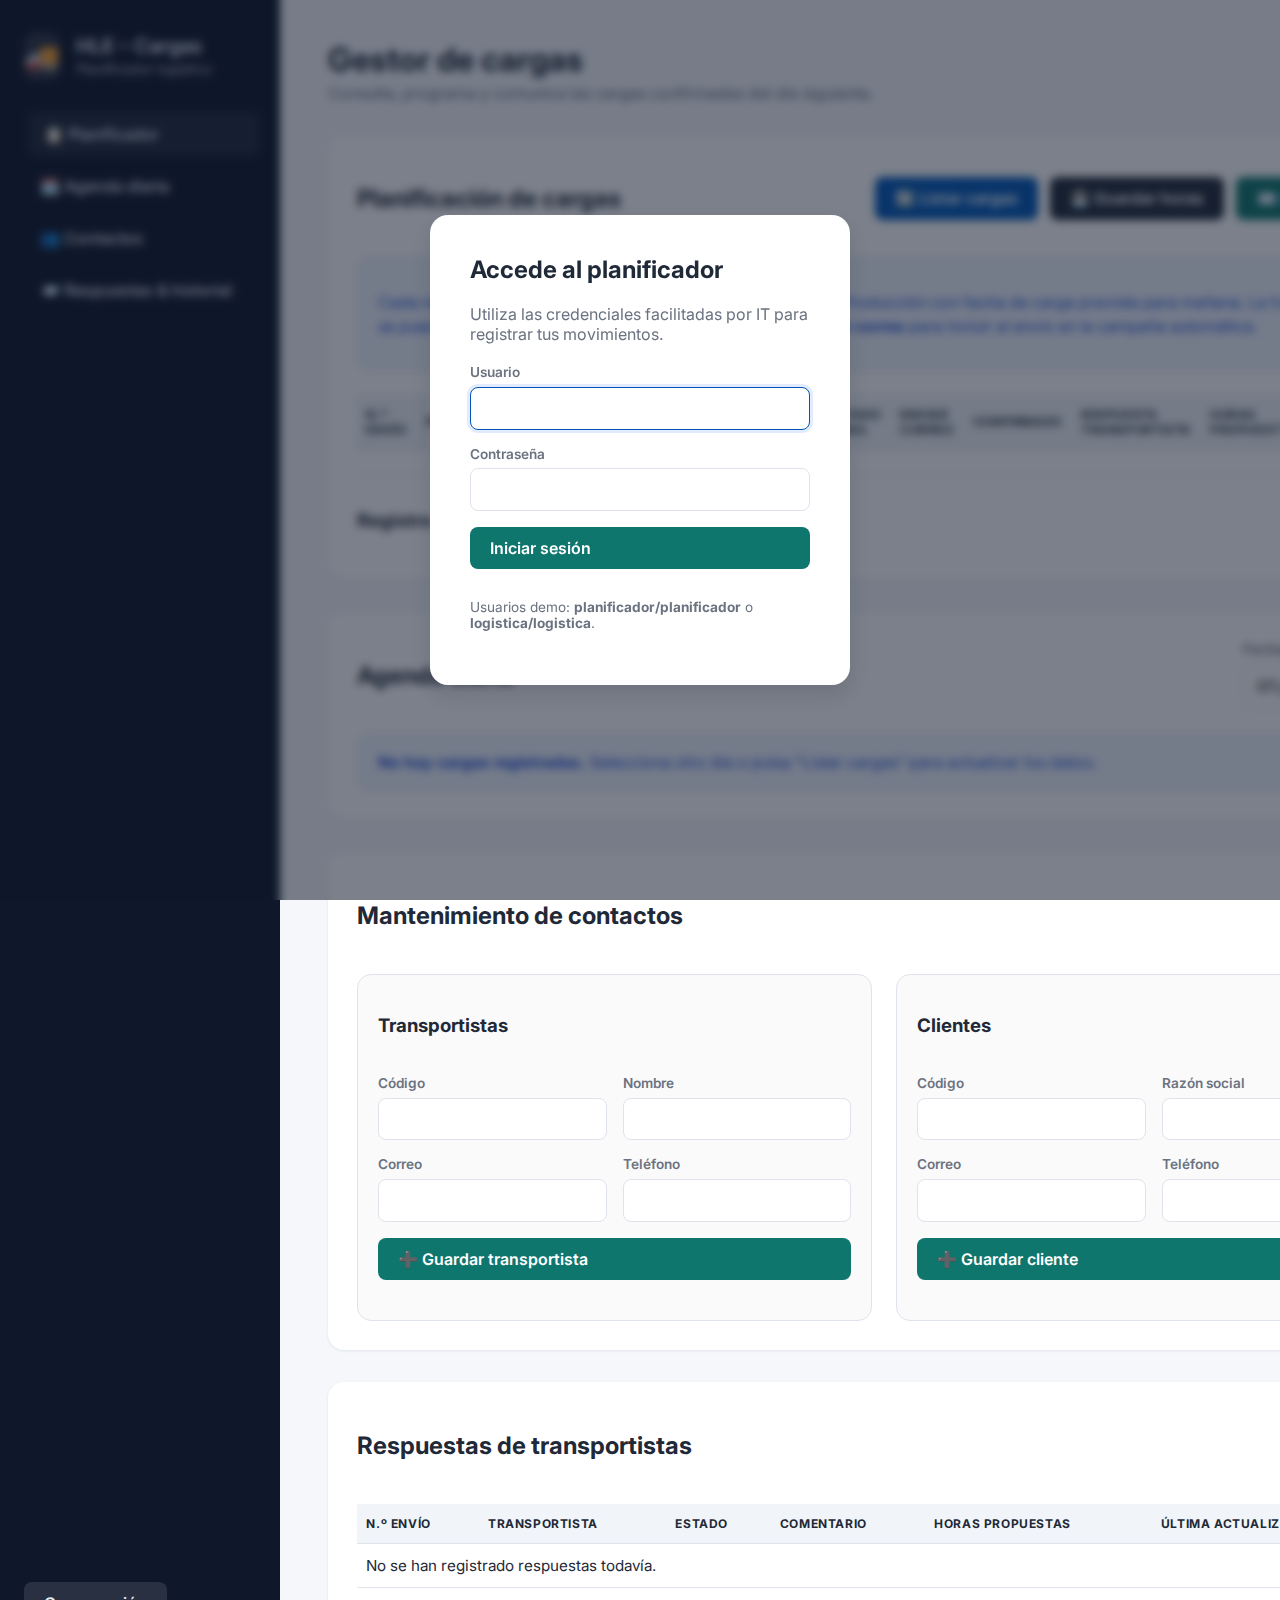
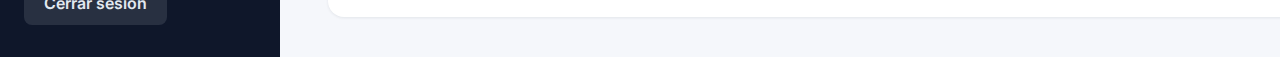
<file: index.html>
<!DOCTYPE html>
<html lang="es">
  <head>
    <meta charset="UTF-8" />
    <meta name="viewport" content="width=device-width, initial-scale=1.0" />
    <title>Gestor de cargas LIPSA</title>
    <link rel="stylesheet" href="styles.css" />
    <link rel="preconnect" href="https://fonts.googleapis.com" />
    <link rel="preconnect" href="https://fonts.gstatic.com" crossorigin />
    <link
      href="https://fonts.googleapis.com/css2?family=Inter:wght@400;500;600;700&display=swap"
      rel="stylesheet"
    />
  </head>
  <body>
    <div class="app-shell">
      <aside class="sidebar" aria-label="Menú principal">
        <div class="sidebar__brand">
          <div class="brand__logo" aria-hidden="true">🚚</div>
          <div class="brand__text">
            <span class="brand__title">HLE – Cargas</span>
            <span class="brand__subtitle">Planificador logístico</span>
          </div>
        </div>
        <nav class="sidebar__nav">
          <button class="nav__item is-active" data-target="panel-planificador">
            📋 Planificador
          </button>
          <button class="nav__item" data-target="panel-agenda">🗓️ Agenda diaria</button>
          <button class="nav__item" data-target="panel-contactos">👥 Contactos</button>
          <button class="nav__item" data-target="panel-historial">
            📨 Respuestas &amp; historial
          </button>
        </nav>
        <div class="sidebar__footer">
          <button id="logoutBtn" class="button button--ghost">Cerrar sesión</button>
        </div>
      </aside>

      <main class="main-panel">
        <header class="main-panel__header">
          <div>
            <h1 class="main-panel__title">Gestor de cargas</h1>
            <p class="main-panel__subtitle">
              Consulta, programa y comunica las cargas confirmadas del día siguiente.
            </p>
          </div>
          <div class="user-pill" id="userPill" hidden>
            <span class="user-pill__name" id="userName"></span>
            <span class="user-pill__role" id="userRole"></span>
          </div>
        </header>

        <section class="panel" id="panel-planificador">
          <div class="panel__header">
            <h2>Planificación de cargas</h2>
            <div class="panel__actions">
              <button class="button" id="refreshLoadsBtn">🔄 Listar cargas</button>
              <button class="button button--secondary" id="saveHoursBtn">
                💾 Guardar horas
              </button>
              <button class="button button--primary" id="sendEmailsBtn">
                ✉️ Enviar correos
              </button>
            </div>
          </div>

          <div class="panel__content">
            <div class="info-banner">
              <p>
                Cada registro muestra los envíos confirmados por Logística y Producción
                con fecha de carga prevista para mañana. La hora de carga se puede
                editar directamente en la tabla. Marca la casilla <strong>Enviar correo</strong>
                para incluir el envío en la campaña automática.
              </p>
            </div>

            <div class="table-wrapper">
              <table class="data-table" id="loadsTable">
                <thead>
                  <tr>
                    <th>N.º envío</th>
                    <th>Pedido</th>
                    <th>Transportista</th>
                    <th>Cliente</th>
                    <th>Fecha carga</th>
                    <th>Hora carga</th>
                    <th>Estado email</th>
                    <th>Enviar correo</th>
                    <th>Confirmado</th>
                    <th>Respuesta transportista</th>
                    <th>Horas propuestas</th>
                    <th>Enlace formulario</th>
                  </tr>
                </thead>
                <tbody></tbody>
              </table>
            </div>

            <section class="panel__section">
              <h3>Registro de acciones</h3>
              <ul class="log" id="activityLog"></ul>
            </section>
          </div>
        </section>

        <section class="panel" id="panel-agenda" hidden>
          <div class="panel__header">
            <h2>Agenda diaria</h2>
            <div class="panel__filters">
              <label class="field">
                <span class="field__label">Fecha</span>
                <input type="date" id="agendaDate" />
              </label>
            </div>
          </div>

          <div class="panel__content" id="agendaContainer"></div>
        </section>

        <section class="panel" id="panel-contactos" hidden>
          <div class="panel__header">
            <h2>Mantenimiento de contactos</h2>
          </div>
          <div class="panel__content panel__grid">
            <article class="card">
              <h3>Transportistas</h3>
              <form class="form" id="transportForm">
                <div class="form__row">
                  <label class="field">
                    <span class="field__label">Código</span>
                    <input type="text" name="codigo" required />
                  </label>
                  <label class="field">
                    <span class="field__label">Nombre</span>
                    <input type="text" name="nombre" required />
                  </label>
                </div>
                <div class="form__row">
                  <label class="field">
                    <span class="field__label">Correo</span>
                    <input type="email" name="email" required />
                  </label>
                  <label class="field">
                    <span class="field__label">Teléfono</span>
                    <input type="tel" name="telefono" />
                  </label>
                </div>
                <button class="button button--primary" type="submit">
                  ➕ Guardar transportista
                </button>
              </form>
              <ul class="list" id="transportList"></ul>
            </article>

            <article class="card">
              <h3>Clientes</h3>
              <form class="form" id="clientForm">
                <div class="form__row">
                  <label class="field">
                    <span class="field__label">Código</span>
                    <input type="text" name="codigo" required />
                  </label>
                  <label class="field">
                    <span class="field__label">Razón social</span>
                    <input type="text" name="nombre" required />
                  </label>
                </div>
                <div class="form__row">
                  <label class="field">
                    <span class="field__label">Correo</span>
                    <input type="email" name="email" required />
                  </label>
                  <label class="field">
                    <span class="field__label">Teléfono</span>
                    <input type="tel" name="telefono" />
                  </label>
                </div>
                <button class="button button--primary" type="submit">
                  ➕ Guardar cliente
                </button>
              </form>
              <ul class="list" id="clientList"></ul>
            </article>
          </div>
        </section>

        <section class="panel" id="panel-historial" hidden>
          <div class="panel__header">
            <h2>Respuestas de transportistas</h2>
          </div>
          <div class="panel__content">
            <div class="table-wrapper">
              <table class="data-table" id="responsesTable">
                <thead>
                  <tr>
                    <th>N.º envío</th>
                    <th>Transportista</th>
                    <th>Estado</th>
                    <th>Comentario</th>
                    <th>Horas propuestas</th>
                    <th>Última actualización</th>
                  </tr>
                </thead>
                <tbody></tbody>
              </table>
            </div>
          </div>
        </section>
      </main>
    </div>

    <div class="modal" id="loginModal" role="dialog" aria-modal="true">
      <div class="modal__content">
        <h2 class="modal__title">Accede al planificador</h2>
        <p class="modal__subtitle">
          Utiliza las credenciales facilitadas por IT para registrar tus movimientos.
        </p>
        <form id="loginForm" class="form form--stacked">
          <label class="field">
            <span class="field__label">Usuario</span>
            <input type="text" name="username" required autofocus />
          </label>
          <label class="field">
            <span class="field__label">Contraseña</span>
            <input type="password" name="password" required />
          </label>
          <button class="button button--primary" type="submit">Iniciar sesión</button>
          <p class="form__helper">
            Usuarios demo: <strong>planificador/planificador</strong> o
            <strong>logistica/logistica</strong>.
          </p>
          <p class="form__error" id="loginError" role="alert" hidden>
            Credenciales no válidas. Vuelve a intentarlo.
          </p>
        </form>
      </div>
    </div>

    <script type="module" src="js/app.js"></script>
  </body>
</html>
</file>
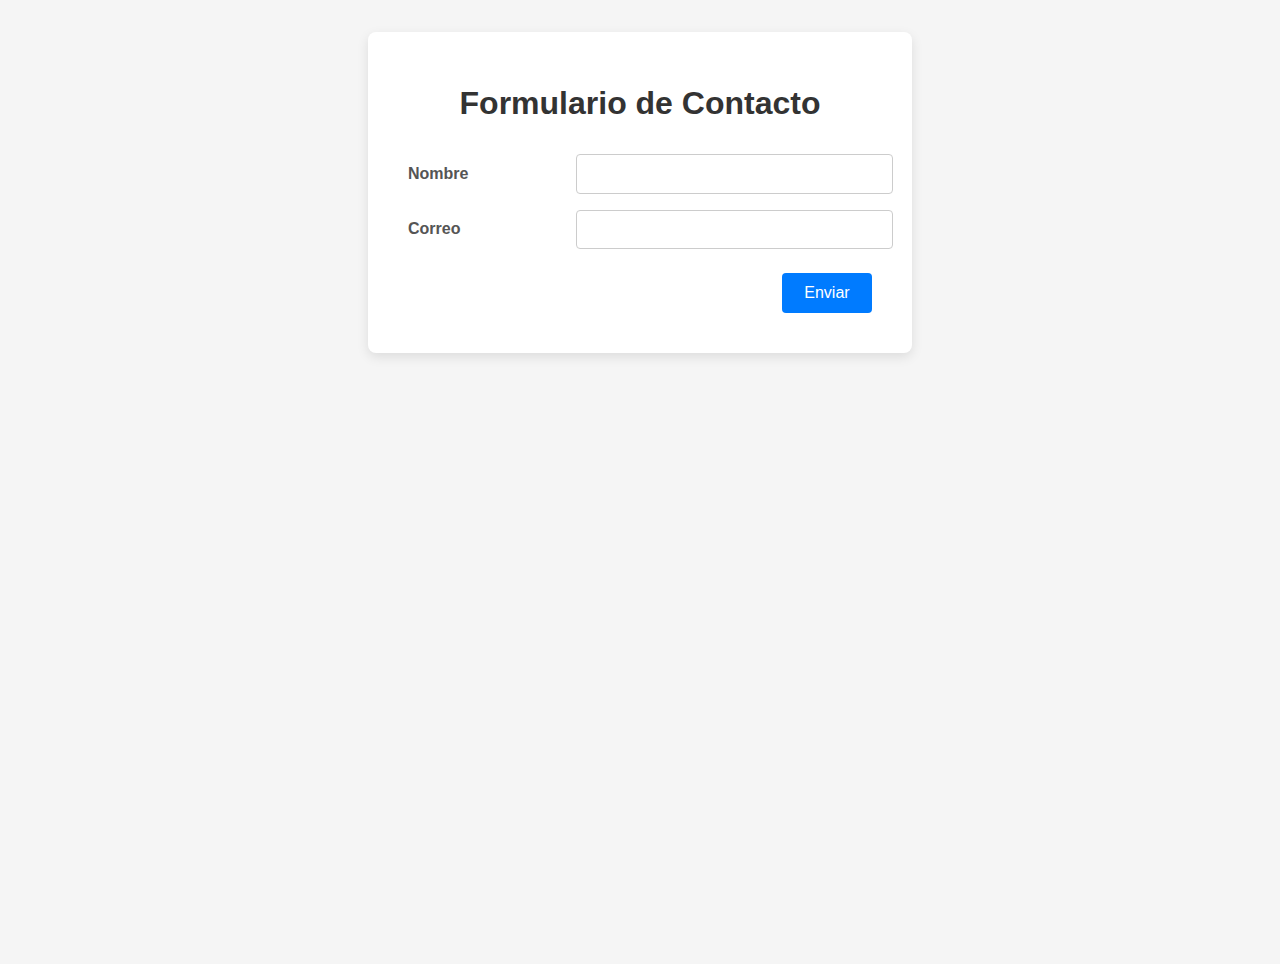
<file: formulario.html>
<!DOCTYPE html>
<html lang="es">
<head>
  <meta charset="UTF-8">
  <meta name="viewport" content="width=device-width, initial-scale=1.0">
  <title>Formulario en Tabla</title>
  <style>
    body {
      font-family: Arial, sans-serif;
      background-color: #f5f5f5;
      margin: 0;
      padding: 2rem;
      display: flex;
      justify-content: center;
      align-items: flex-start;
      min-height: 100vh;
    }

    .form-container {
      background-color: #fff;
      border-radius: 8px;
      box-shadow: 0 4px 12px rgba(0, 0, 0, 0.1);
      padding: 2rem;
      max-width: 480px;
      width: 100%;
    }

    h1 {
      text-align: center;
      color: #333;
      margin-bottom: 1.5rem;
    }

    table {
      width: 100%;
      border-collapse: collapse;
    }

    td {
      padding: 0.5rem;
      vertical-align: middle;
    }

    td.label {
      width: 35%;
      color: #555;
      font-weight: 600;
    }

    input[type="text"],
    input[type="email"] {
      width: 100%;
      padding: 0.6rem;
      border: 1px solid #ccc;
      border-radius: 4px;
      font-size: 1rem;
    }

    .actions {
      text-align: right;
      padding-top: 1rem;
    }

    button {
      background-color: #007bff;
      color: #fff;
      border: none;
      border-radius: 4px;
      padding: 0.7rem 1.4rem;
      font-size: 1rem;
      cursor: pointer;
      transition: background-color 0.2s ease-in-out;
    }

    button:hover {
      background-color: #0056b3;
    }
  </style>
</head>
<body>
  <div class="form-container">
    <h1>Formulario de Contacto</h1>
    <form>
      <table>
        <tr>
          <td class="label"><label for="nombre">Nombre</label></td>
          <td><input type="text" id="nombre" name="nombre" required></td>
        </tr>
        <tr>
          <td class="label"><label for="correo">Correo</label></td>
          <td><input type="email" id="correo" name="correo" required></td>
        </tr>
        <tr>
          <td colspan="2" class="actions">
            <button type="submit">Enviar</button>
          </td>
        </tr>
      </table>
    </form>
  </div>
</body>
</html>
</file>
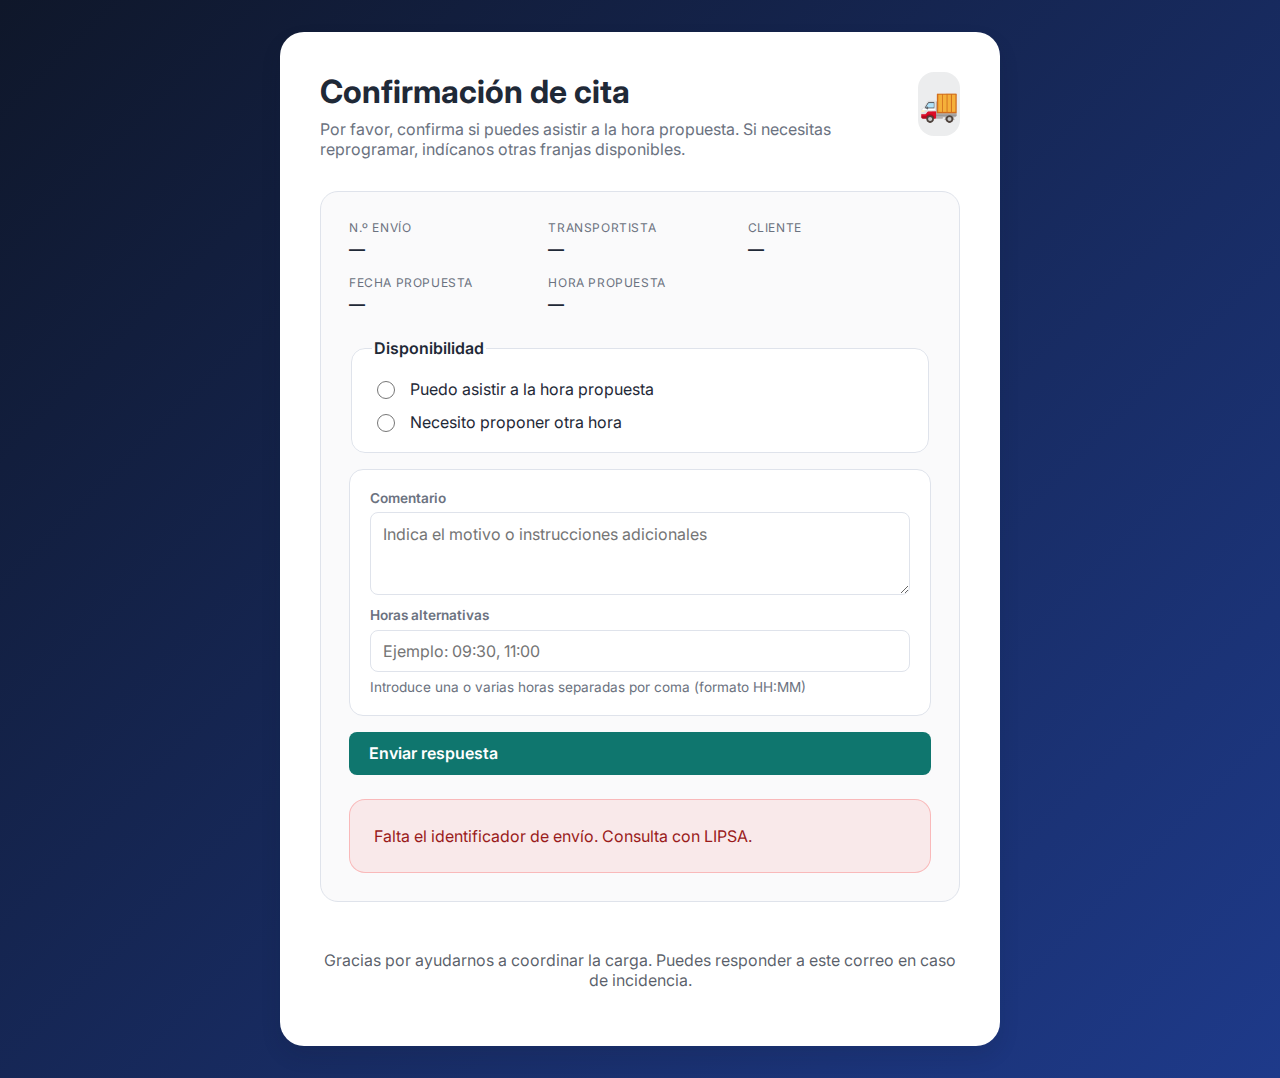
<file: response.html>
<!DOCTYPE html>
<html lang="es">
  <head>
    <meta charset="UTF-8" />
    <meta name="viewport" content="width=device-width, initial-scale=1.0" />
    <title>Confirmación de hora de carga</title>
    <link rel="stylesheet" href="styles.css" />
    <link rel="preconnect" href="https://fonts.googleapis.com" />
    <link rel="preconnect" href="https://fonts.gstatic.com" crossorigin />
    <link
      href="https://fonts.googleapis.com/css2?family=Inter:wght@400;500;600;700&display=swap"
      rel="stylesheet"
    />
  </head>
  <body class="response-body">
    <main class="response-shell">
      <header class="response-header">
        <div>
          <h1>Confirmación de cita</h1>
          <p>
            Por favor, confirma si puedes asistir a la hora propuesta. Si necesitas
            reprogramar, indícanos otras franjas disponibles.
          </p>
        </div>
        <div class="response-brand" aria-hidden="true">🚚</div>
      </header>

      <section class="response-card">
        <dl class="response-summary">
          <div>
            <dt>N.º envío</dt>
            <dd id="summaryEnvio">—</dd>
          </div>
          <div>
            <dt>Transportista</dt>
            <dd id="summaryTransportista">—</dd>
          </div>
          <div>
            <dt>Cliente</dt>
            <dd id="summaryCliente">—</dd>
          </div>
          <div>
            <dt>Fecha propuesta</dt>
            <dd id="summaryFecha">—</dd>
          </div>
          <div>
            <dt>Hora propuesta</dt>
            <dd id="summaryHora">—</dd>
          </div>
        </dl>

        <form id="responseForm" class="form">
          <fieldset class="form__group">
            <legend>Disponibilidad</legend>
            <label class="option">
              <input type="radio" name="estado" value="Confirmado" required />
              <span>Puedo asistir a la hora propuesta</span>
            </label>
            <label class="option">
              <input type="radio" name="estado" value="Rechazado" required />
              <span>Necesito proponer otra hora</span>
            </label>
          </fieldset>

          <div class="form__group" id="proposalFields" hidden>
            <label class="field">
              <span class="field__label">Comentario</span>
              <textarea
                name="comentario"
                rows="3"
                placeholder="Indica el motivo o instrucciones adicionales"
              ></textarea>
            </label>
            <label class="field">
              <span class="field__label">Horas alternativas</span>
              <input
                type="text"
                name="horas"
                placeholder="Ejemplo: 09:30, 11:00"
                aria-describedby="proposalHelp"
              />
              <span class="form__helper" id="proposalHelp">
                Introduce una o varias horas separadas por coma (formato HH:MM)
              </span>
            </label>
          </div>

          <button class="button button--primary" type="submit">Enviar respuesta</button>
          <p class="form__error" id="responseError" hidden>
            Debes indicar al menos una hora alternativa en caso de rechazar la cita.
          </p>
        </form>

        <div class="response-feedback" id="responseFeedback" hidden></div>
      </section>

      <footer class="response-footer">
        <p>
          Gracias por ayudarnos a coordinar la carga. Puedes responder a este correo en
          caso de incidencia.
        </p>
      </footer>
    </main>

    <script type="module" src="js/response.js"></script>
  </body>
</html>
</file>
<file: styles.css>
:root {
  color-scheme: light;
  font-family: 'Inter', system-ui, -apple-system, BlinkMacSystemFont, 'Segoe UI',
    sans-serif;
  --color-bg: #f5f7fb;
  --color-surface: #ffffff;
  --color-border: #dfe3eb;
  --color-border-strong: #c0c7d4;
  --color-text: #1f2937;
  --color-text-muted: #6b7280;
  --color-primary: #0057b8;
  --color-primary-dark: #003d7a;
  --color-secondary: #0f766e;
  --color-danger: #d14343;
  --shadow-sm: 0 1px 3px rgba(15, 23, 42, 0.08);
  --shadow-md: 0 10px 20px rgba(15, 23, 42, 0.12);
}

* {
  box-sizing: border-box;
}

body {
  margin: 0;
  background-color: var(--color-bg);
  color: var(--color-text);
}

button,
input,
select,
textarea {
  font: inherit;
}

.app-shell {
  display: grid;
  grid-template-columns: 280px 1fr;
  min-height: 100vh;
}

.sidebar {
  background: #0f172a;
  color: #e2e8f0;
  display: flex;
  flex-direction: column;
  padding: 2rem 1.5rem;
  gap: 2rem;
}

.sidebar__brand {
  display: flex;
  gap: 1rem;
  align-items: center;
}

.brand__logo {
  width: 48px;
  height: 48px;
  border-radius: 12px;
  background: rgba(255, 255, 255, 0.12);
  display: grid;
  place-items: center;
  font-size: 1.8rem;
}

.brand__title {
  font-size: 1.25rem;
  font-weight: 600;
}

.brand__subtitle {
  font-size: 0.875rem;
  color: rgba(226, 232, 240, 0.75);
}

.sidebar__nav {
  display: flex;
  flex-direction: column;
  gap: 0.5rem;
}

.nav__item {
  border: none;
  background: transparent;
  color: inherit;
  padding: 0.75rem 1rem;
  border-radius: 8px;
  text-align: left;
  font-weight: 500;
  cursor: pointer;
  transition: background 0.2s ease-in-out, transform 0.2s ease-in-out;
}

.nav__item:hover,
.nav__item:focus-visible {
  background: rgba(148, 163, 184, 0.18);
  outline: none;
}

.nav__item.is-active {
  background: #1e293b;
  transform: translateX(4px);
}

.sidebar__footer {
  margin-top: auto;
}

.button {
  background: var(--color-primary);
  color: #fff;
  border: 1px solid transparent;
  border-radius: 8px;
  padding: 0.65rem 1.2rem;
  font-weight: 600;
  cursor: pointer;
  display: inline-flex;
  align-items: center;
  gap: 0.35rem;
  transition: background 0.2s ease-in-out, transform 0.2s ease-in-out,
    box-shadow 0.2s ease-in-out;
}

.button:hover,
.button:focus-visible {
  background: var(--color-primary-dark);
  box-shadow: var(--shadow-sm);
  outline: none;
}

.button--primary {
  background: var(--color-secondary);
}

.button--primary:hover,
.button--primary:focus-visible {
  background: #0b4d48;
}

.button--secondary {
  background: #1f2937;
}

.button--secondary:hover,
.button--secondary:focus-visible {
  background: #111827;
}

.button--ghost {
  background: rgba(226, 232, 240, 0.12);
  color: inherit;
}

.button--ghost:hover,
.button--ghost:focus-visible {
  background: rgba(226, 232, 240, 0.24);
}

.main-panel {
  background: var(--color-bg);
  padding: 2.5rem 3rem;
  display: flex;
  flex-direction: column;
  gap: 2rem;
}

.main-panel__header {
  display: flex;
  justify-content: space-between;
  align-items: center;
}

.main-panel__title {
  margin: 0;
  font-size: 2rem;
}

.main-panel__subtitle {
  margin: 0.25rem 0 0;
  color: var(--color-text-muted);
}

.user-pill {
  background: #1e293b;
  color: #e2e8f0;
  padding: 0.75rem 1rem;
  border-radius: 999px;
  display: inline-flex;
  flex-direction: column;
  align-items: flex-end;
  min-width: 150px;
}

.user-pill__name {
  font-weight: 600;
}

.user-pill__role {
  font-size: 0.85rem;
  color: rgba(226, 232, 240, 0.75);
}

.panel {
  background: var(--color-surface);
  border-radius: 16px;
  padding: 1.8rem;
  box-shadow: var(--shadow-sm);
  display: flex;
  flex-direction: column;
  gap: 1.5rem;
}

.panel__header {
  display: flex;
  align-items: center;
  justify-content: space-between;
  flex-wrap: wrap;
  gap: 1rem;
}

.panel__actions {
  display: flex;
  gap: 0.75rem;
  flex-wrap: wrap;
}

.panel__content {
  display: flex;
  flex-direction: column;
  gap: 1.5rem;
}

.panel__section {
  border-top: 1px solid var(--color-border);
  padding-top: 1rem;
}

.info-banner {
  border: 1px solid var(--color-border);
  border-radius: 12px;
  padding: 1rem 1.25rem;
  background: rgba(59, 130, 246, 0.08);
  color: #1d4ed8;
  line-height: 1.5;
}

.table-wrapper {
  overflow-x: auto;
}

.data-table {
  width: 100%;
  border-collapse: collapse;
  font-size: 0.95rem;
}

.data-table thead {
  background: #f1f5f9;
  text-transform: uppercase;
  font-size: 0.75rem;
  letter-spacing: 0.05em;
}

.data-table th,
.data-table td {
  border-bottom: 1px solid var(--color-border);
  padding: 0.75rem 0.6rem;
  text-align: left;
}

.data-table tbody tr:hover {
  background: rgba(15, 23, 42, 0.05);
}

.data-table input[type='time'] {
  border: 1px solid var(--color-border);
  border-radius: 8px;
  padding: 0.35rem 0.4rem;
  width: 120px;
}

.data-table input[type='checkbox'] {
  width: 18px;
  height: 18px;
}

.log {
  list-style: none;
  margin: 0;
  padding: 0;
  display: flex;
  flex-direction: column;
  gap: 0.5rem;
  max-height: 180px;
  overflow-y: auto;
}

.log li {
  padding: 0.75rem 1rem;
  background: rgba(15, 23, 42, 0.04);
  border-radius: 8px;
  border: 1px solid var(--color-border);
  display: flex;
  justify-content: space-between;
  gap: 1rem;
  align-items: center;
}

.log time {
  font-size: 0.8rem;
  color: var(--color-text-muted);
}

.panel__grid {
  display: grid;
  grid-template-columns: repeat(auto-fit, minmax(320px, 1fr));
  gap: 1.5rem;
}

.card {
  background: rgba(15, 23, 42, 0.02);
  border: 1px solid var(--color-border);
  border-radius: 14px;
  padding: 1.25rem;
  display: flex;
  flex-direction: column;
  gap: 1.25rem;
}

.form {
  display: flex;
  flex-direction: column;
  gap: 1rem;
}

.form__row {
  display: grid;
  grid-template-columns: repeat(auto-fit, minmax(140px, 1fr));
  gap: 1rem;
}

.form--stacked {
  width: 100%;
}

.field {
  display: flex;
  flex-direction: column;
  gap: 0.4rem;
}

.field__label {
  font-size: 0.85rem;
  color: var(--color-text-muted);
  font-weight: 600;
}

.field input,
.field textarea,
.field select {
  border: 1px solid var(--color-border);
  border-radius: 8px;
  padding: 0.65rem 0.75rem;
  background: #fff;
  transition: border 0.2s ease-in-out, box-shadow 0.2s ease-in-out;
}

.field input:focus,
.field textarea:focus,
.field select:focus {
  border-color: var(--color-primary);
  box-shadow: 0 0 0 3px rgba(59, 130, 246, 0.15);
  outline: none;
}

.list {
  list-style: none;
  margin: 0;
  padding: 0;
  display: flex;
  flex-direction: column;
  gap: 0.75rem;
}

.list li {
  border: 1px solid var(--color-border);
  border-radius: 10px;
  padding: 0.85rem 1rem;
  background: #fff;
  display: flex;
  flex-direction: column;
  gap: 0.2rem;
}

.list li span {
  font-size: 0.9rem;
}

.badge {
  display: inline-flex;
  align-items: center;
  justify-content: center;
  padding: 0.25rem 0.6rem;
  border-radius: 999px;
  font-size: 0.75rem;
  font-weight: 600;
  text-transform: uppercase;
  letter-spacing: 0.04em;
}

.badge--success {
  background: rgba(34, 197, 94, 0.15);
  color: #166534;
}

.badge--warning {
  background: rgba(250, 204, 21, 0.18);
  color: #854d0e;
}

.badge--danger {
  background: rgba(248, 113, 113, 0.16);
  color: #991b1b;
}

.agenda-day {
  display: grid;
  grid-template-columns: repeat(auto-fit, minmax(260px, 1fr));
  gap: 1.25rem;
}

.agenda-slot {
  border: 1px solid var(--color-border);
  border-radius: 12px;
  padding: 1rem;
  background: #fff;
  display: flex;
  flex-direction: column;
  gap: 0.5rem;
  box-shadow: var(--shadow-sm);
}

.agenda-slot__time {
  font-weight: 600;
  color: var(--color-primary);
}

.agenda-slot__list {
  margin: 0;
  padding-left: 1rem;
  color: var(--color-text-muted);
}

.modal {
  position: fixed;
  inset: 0;
  background: rgba(15, 23, 42, 0.55);
  display: grid;
  place-items: center;
  backdrop-filter: blur(4px);
}

.modal__content {
  background: var(--color-surface);
  padding: 2.5rem;
  border-radius: 18px;
  width: min(420px, 90%);
  box-shadow: var(--shadow-md);
  display: flex;
  flex-direction: column;
  gap: 1.25rem;
}

.modal__title {
  margin: 0;
}

.modal__subtitle {
  margin: 0;
  color: var(--color-text-muted);
}

.form__helper {
  font-size: 0.85rem;
  color: var(--color-text-muted);
}

.form__error {
  color: var(--color-danger);
  font-weight: 600;
  margin: 0;
}

@media (max-width: 960px) {
  .app-shell {
    grid-template-columns: 1fr;
  }

  .sidebar {
    position: sticky;
    top: 0;
    z-index: 2;
    flex-direction: row;
    align-items: center;
    justify-content: space-between;
    padding: 1rem;
    gap: 1rem;
  }

  .sidebar__nav {
    flex-direction: row;
    flex-wrap: wrap;
    justify-content: center;
  }

  .sidebar__footer {
    display: none;
  }

  .main-panel {
    padding: 1.5rem;
  }
}

@media (max-width: 640px) {
  .main-panel__header {
    flex-direction: column;
    align-items: flex-start;
    gap: 1rem;
  }

  .panel__actions {
    flex-direction: column;
    width: 100%;
  }

  .panel__actions .button {
    width: 100%;
    justify-content: center;
  }
}

.response-body {
  background: linear-gradient(135deg, #0f172a 0%, #1e3a8a 100%);
  color: var(--color-text);
  min-height: 100vh;
  margin: 0;
  display: grid;
  place-items: center;
  padding: 2rem 1rem;
}

.response-shell {
  background: var(--color-surface);
  width: min(720px, 100%);
  border-radius: 24px;
  padding: 2.5rem;
  box-shadow: var(--shadow-md);
  display: flex;
  flex-direction: column;
  gap: 2rem;
}

.response-header {
  display: flex;
  justify-content: space-between;
  align-items: flex-start;
  gap: 1.5rem;
}

.response-header h1 {
  margin: 0 0 0.5rem;
  font-size: 2rem;
}

.response-header p {
  margin: 0;
  color: var(--color-text-muted);
}

.response-brand {
  width: 64px;
  height: 64px;
  border-radius: 16px;
  background: rgba(15, 23, 42, 0.08);
  display: grid;
  place-items: center;
  font-size: 2rem;
}

.response-card {
  border: 1px solid var(--color-border);
  border-radius: 18px;
  padding: 1.75rem;
  background: rgba(15, 23, 42, 0.02);
  display: flex;
  flex-direction: column;
  gap: 1.5rem;
}

.response-summary {
  display: grid;
  grid-template-columns: repeat(auto-fit, minmax(180px, 1fr));
  gap: 1rem;
  margin: 0;
}

.response-summary dt {
  font-size: 0.75rem;
  text-transform: uppercase;
  letter-spacing: 0.05em;
  color: var(--color-text-muted);
}

.response-summary dd {
  margin: 0.25rem 0 0;
  font-weight: 600;
}

.form__group {
  border: 1px solid var(--color-border);
  border-radius: 14px;
  padding: 1.25rem;
  display: flex;
  flex-direction: column;
  gap: 0.75rem;
  background: #fff;
}

.form__group legend {
  font-weight: 600;
}

.option {
  display: flex;
  align-items: center;
  gap: 0.75rem;
  cursor: pointer;
}

.option input[type='radio'] {
  width: 18px;
  height: 18px;
}

.response-feedback {
  border-radius: 16px;
  padding: 1.5rem;
  font-size: 1rem;
  line-height: 1.5;
}

.response-feedback h2 {
  margin-top: 0;
}

.response-feedback--success {
  background: rgba(34, 197, 94, 0.12);
  border: 1px solid rgba(34, 197, 94, 0.4);
  color: #166534;
}

.response-feedback--error {
  background: rgba(248, 113, 113, 0.12);
  border: 1px solid rgba(248, 113, 113, 0.4);
  color: #991b1b;
}

.response-footer {
  text-align: center;
  color: rgba(15, 23, 42, 0.7);
}

@media (max-width: 720px) {
  .response-shell {
    padding: 1.5rem;
  }

  .response-header {
    flex-direction: column;
    align-items: flex-start;
  }
}

.data-table__empty {
  text-align: center;
  padding: 2rem 0;
  color: var(--color-text-muted);
}

.table-meta {
  color: var(--color-text-muted);
  font-size: 0.8rem;
}
</file>
